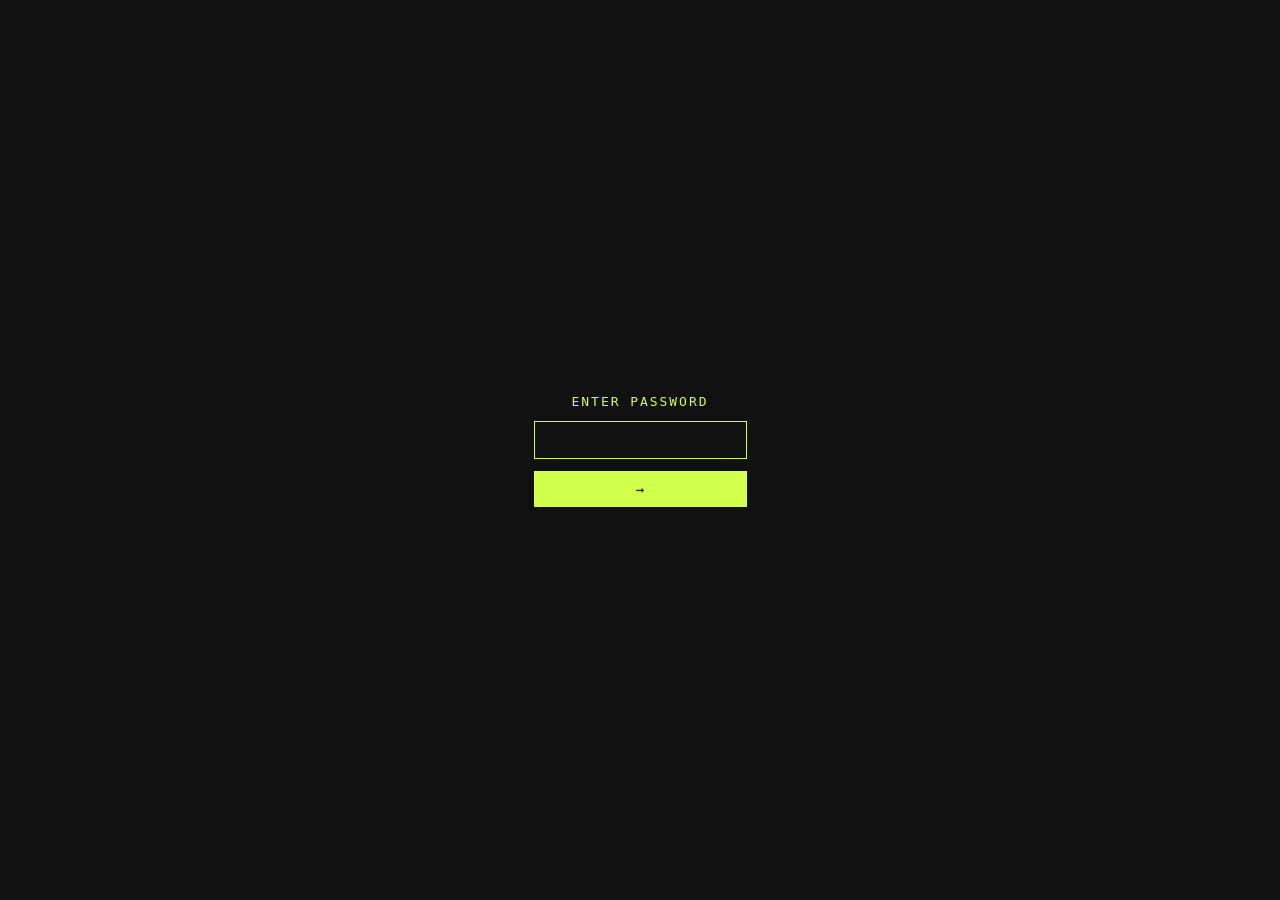
<file: index.html>
<!DOCTYPE html>
<html lang="en">
<head>
  <meta charset="UTF-8" />
  <meta name="viewport" content="width=device-width, initial-scale=1" />
  <title>Ben Mercuri Designs— Enter Password</title>
  <style>
    * { margin: 0; padding: 0; box-sizing: border-box; }
    body {
      background: #111;
      display: flex;
      align-items: center;
      justify-content: center;
      height: 100vh;
      font-family: monospace;
    }
    .gate {
      display: flex;
      flex-direction: column;
      gap: 12px;
      text-align: center;
    }
    p {
      color: #d2ff4a;
      font-size: 13px;
      letter-spacing: .15em;
    }
    input {
      background: transparent;
      border: 1px solid #d2ff4a;
      color: #d2ff4a;
      padding: 10px 16px;
      outline: none;
      text-align: center;
      font-family: monospace;
      font-size: 14px;
    }
    button {
      background: #d2ff4a;
      color: #111;
      border: none;
      padding: 10px;
      cursor: pointer;
      font-family: monospace;
      font-size: 14px;
    }
    .error {
      color: #ff4a4a;
      font-size: 12px;
      letter-spacing: .1em;
      display: none;
    }
  </style>
<link rel="icon" type="image/png" href="assets/favicon.png?v=3" />
<link rel="shortcut icon" type="image/png" href="assets/favicon.png?v=3" />
</head>
<body>
  <div class="gate">
    <p>ENTER PASSWORD</p>
    <input id="pw" type="password" autofocus />
    <button onclick="check()">→</button>
    <span class="error" id="err">INCORRECT</span>
  </div>
  <script>
    // Check if already authenticated
    if (document.cookie.includes('portfolio-auth=true')) {
      window.location.href = '/home.html';
    }

    function check() {
      const val = document.getElementById('pw').value;
      if (val === '2026Portfolio') {
        document.cookie = 'portfolio-auth=true; max-age=604800; path=/';
        window.location.href = '/home.html';
      } else {
        document.getElementById('err').style.display = 'block';
      }
    }

    document.getElementById('pw').addEventListener('keydown', e => {
      if (e.key === 'Enter') check();
    });
  </script>
</body>
</html>
</file>
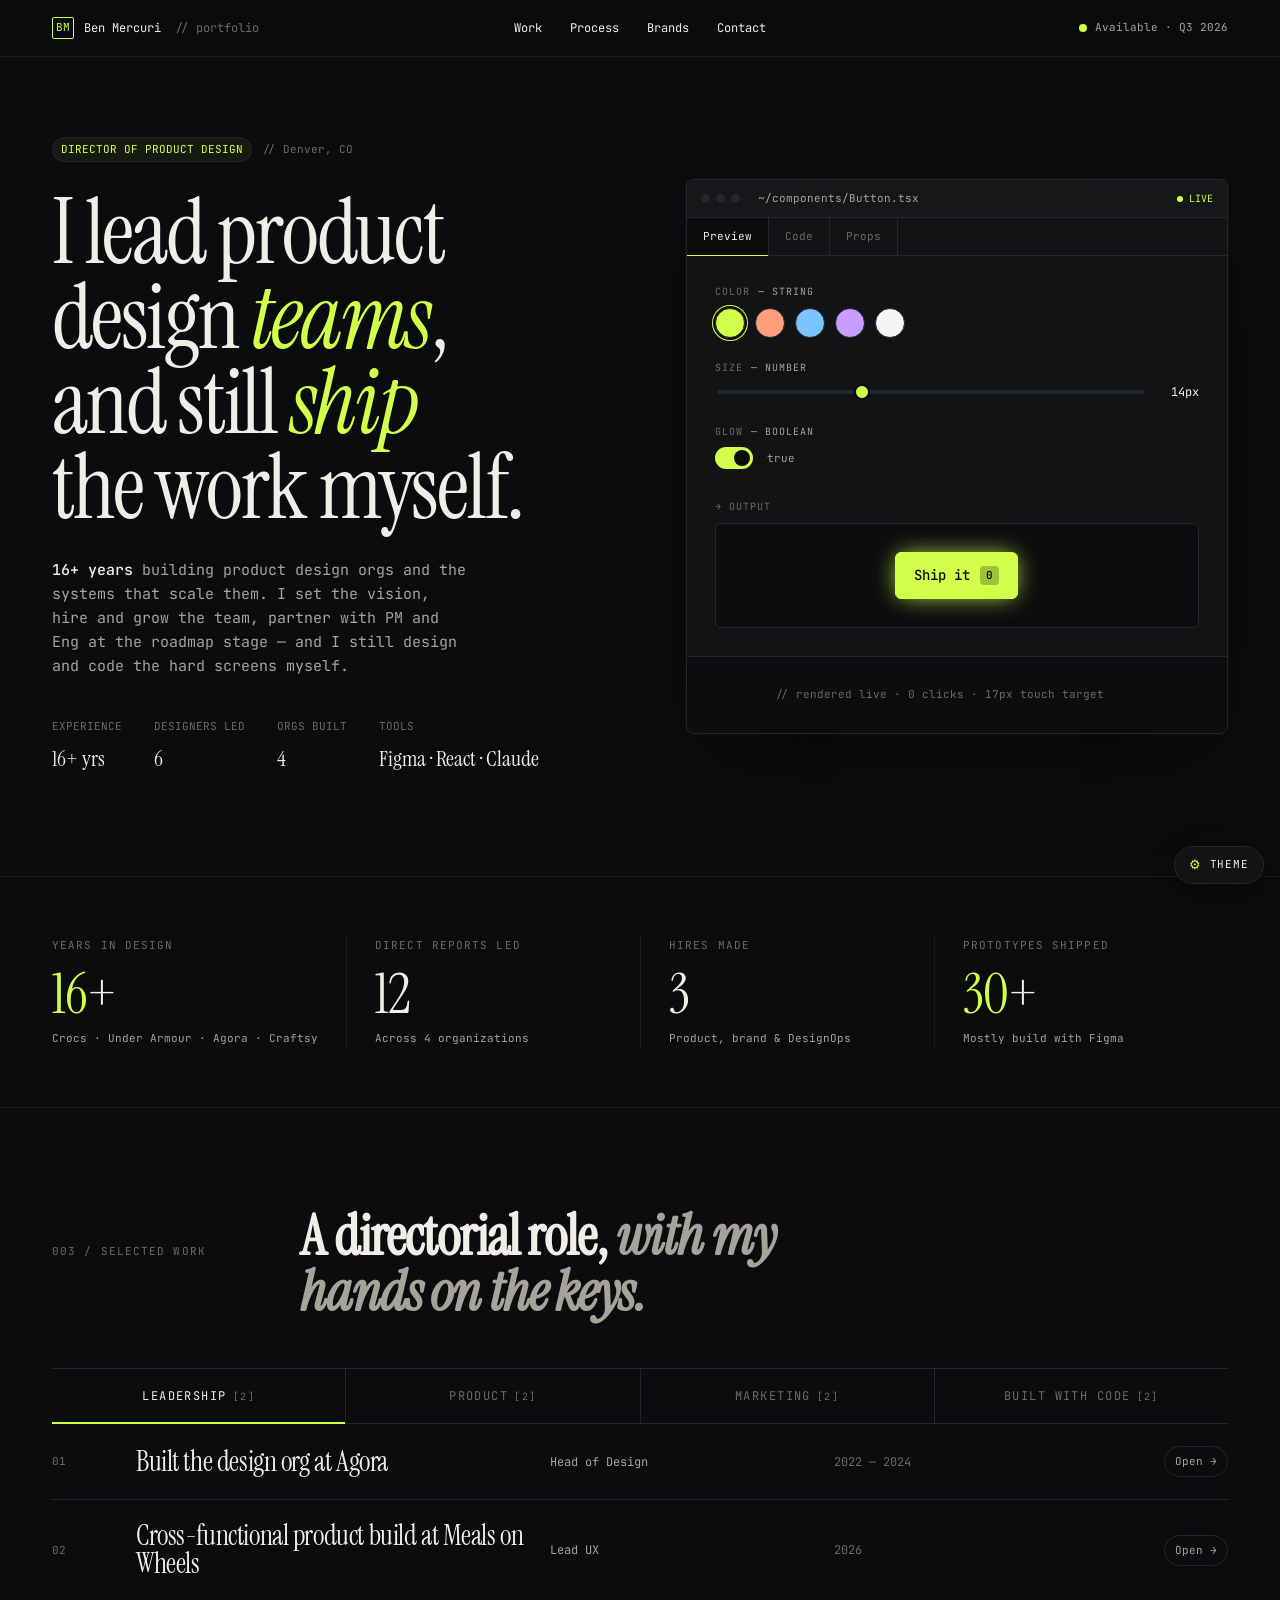
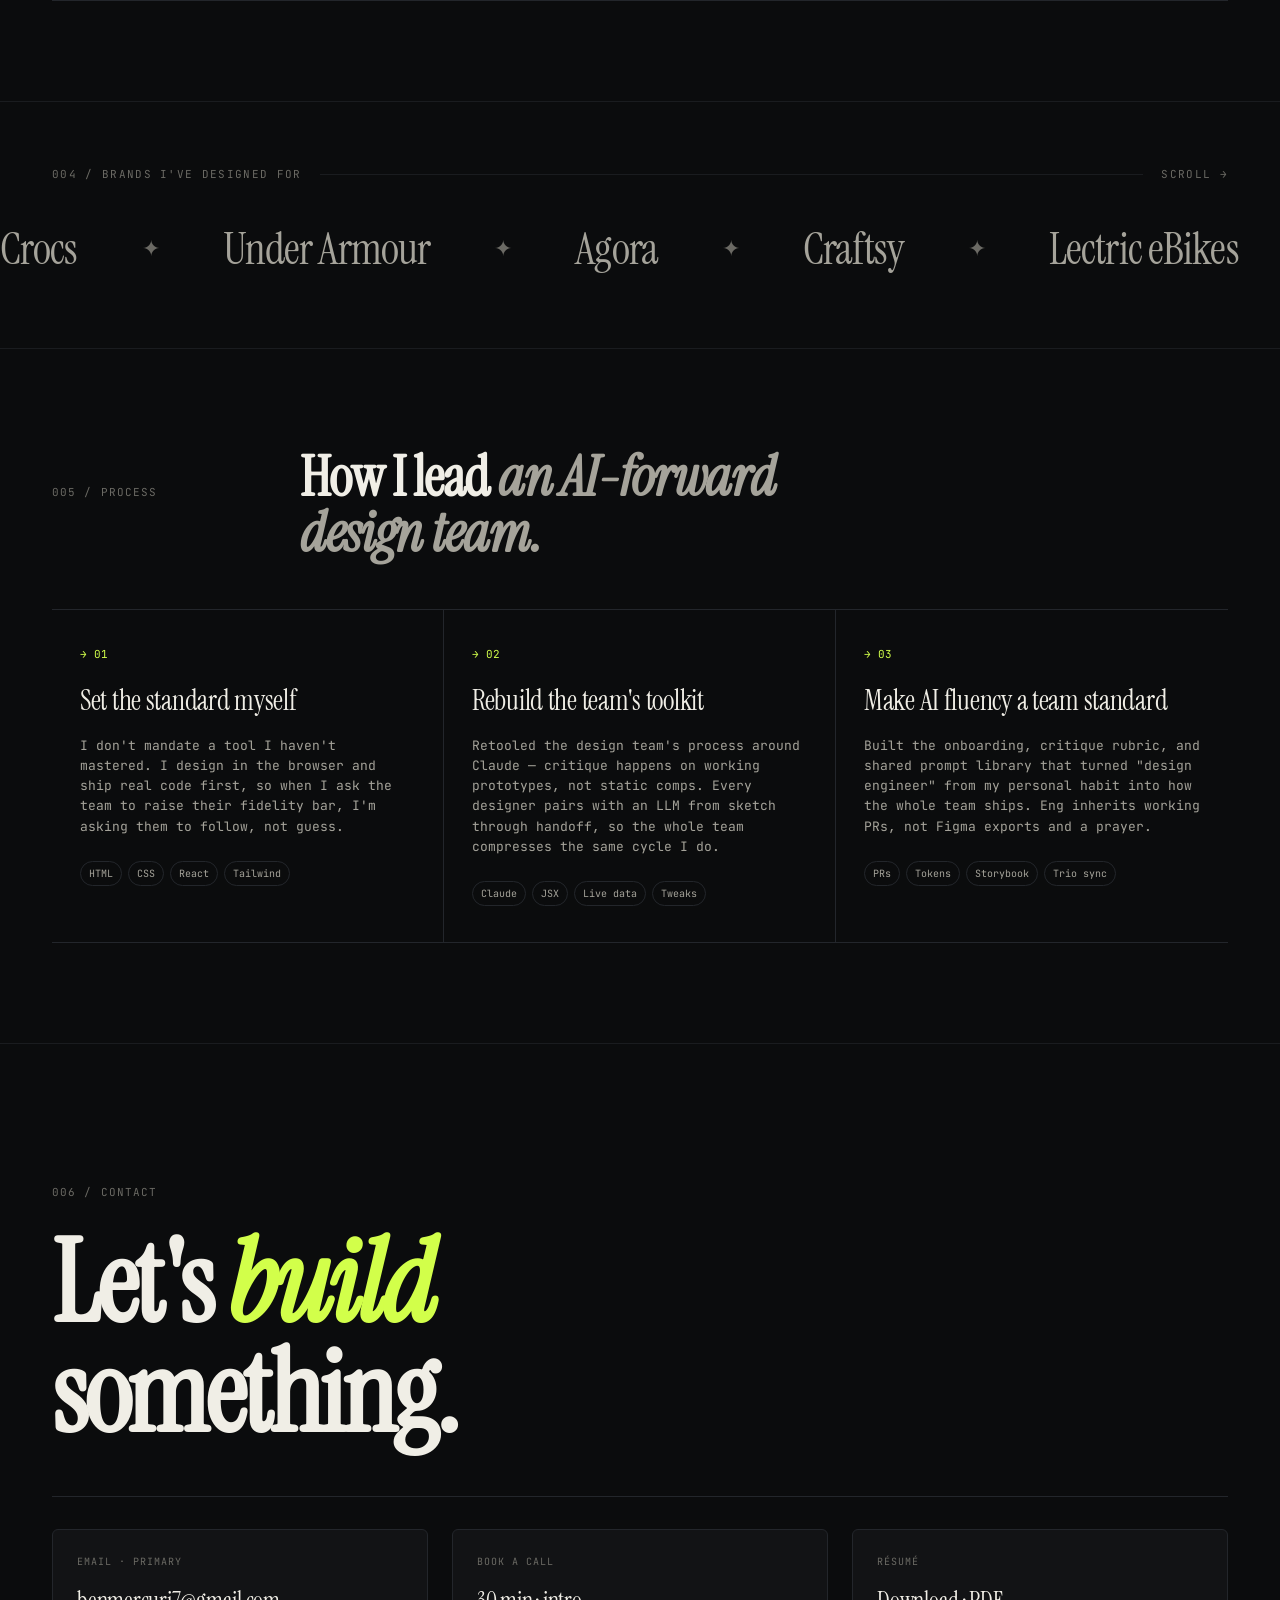
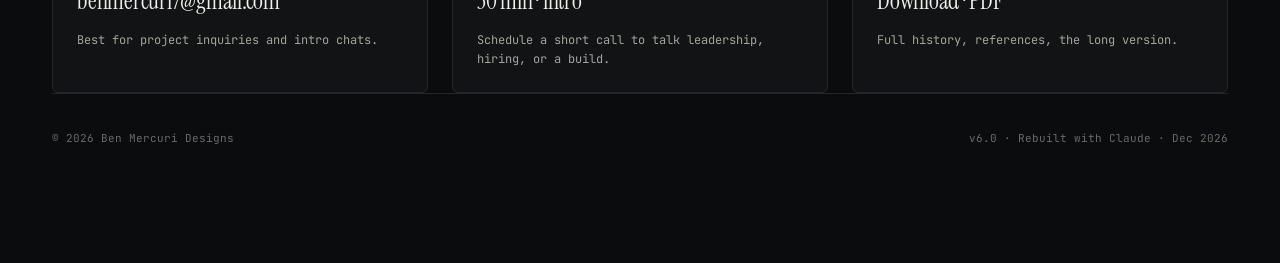
<file: home.html>
<!doctype html>
<html lang="en">
<head>
  <meta charset="utf-8" />
  <meta name="viewport" content="width=device-width, initial-scale=1" />
  <title>Ben Mercuri — Director of Product Design</title>
  <meta name="description" content="Director of Product Design. 16+ years building product design orgs and the systems that scale them. Denver, CO." />
  <link rel="icon" type="image/png" sizes="64x64" href="assets/favicon.png" />
  <link rel="preconnect" href="https://fonts.googleapis.com" />
  <link rel="preconnect" href="https://fonts.gstatic.com" crossorigin />
  <link href="https://fonts.googleapis.com/css2?family=Instrument+Serif:ital@0;1&family=JetBrains+Mono:wght@300;400;500;600&display=swap" rel="stylesheet" />
  <link rel="stylesheet" href="styles.css" />
</head>
<body>

  <!-- ============ NAV ============ -->
  <nav class="nav">
    <div class="wrap nav-inner">
      <div class="nav-brand">
        <span class="mark">BM</span>
        <span>Ben Mercuri</span>
        <span class="muted" style="margin-left:4px">// portfolio</span>
      </div>
      <div class="nav-links">
        <a href="#work">Work</a>
        <a href="#process">Process</a>
        <a href="#brands">Brands</a>
        <a href="#contact">Contact</a>
      </div>
      <div class="nav-status">
        <span class="dot"></span>
        <span>Available · Q3 2026</span>
      </div>
    </div>
  </nav>

  <!-- ============ HERO ============ -->
  <section class="hero">
    <div class="wrap hero-grid">
      <div>
        <div class="eyebrow">
          <span class="tag">DIRECTOR OF PRODUCT DESIGN</span>
          <span class="muted">// Denver, CO</span>
        </div>
        <h1 class="display">
          <span>I lead product</span><br />
          <span>design </span><span class="accent">teams</span><span>,</span><br />
          <span>and still </span><span class="accent">ship</span><br />
          <span>the work myself.</span>
        </h1>
        <p class="hero-lead">
          <b>16+ years</b> building product design orgs and the systems that scale them. I set the vision, hire and grow the team, partner with PM and Eng at the roadmap stage — and I still design and code the hard screens myself.
        </p>
        <div class="hero-meta">
          <div>
            <span class="k">EXPERIENCE</span>
            <span class="v">16+ yrs</span>
          </div>
          <div>
            <span class="k">DESIGNERS LED</span>
            <span class="v">6</span>
          </div>
          <div>
            <span class="k">ORGS BUILT</span>
            <span class="v">4</span>
          </div>
          <div>
            <span class="k">TOOLS</span>
            <span class="v">Figma · React · Claude</span>
          </div>
        </div>
      </div>

      <!-- Playground (right side) -->
      <div class="playground" id="playground">
        <div class="pg-bar">
          <div class="dots"><i></i><i></i><i></i></div>
          <span class="file">~/components/Button.tsx</span>
          <span class="live"><span class="dot" style="width:6px;height:6px"></span> LIVE</span>
        </div>

        <div class="pg-tabs" id="pg-tabs">
          <button class="on" data-pg-tab="preview">Preview</button>
          <button data-pg-tab="code">Code</button>
          <button data-pg-tab="props">Props</button>
        </div>

        <!-- Preview panel -->
        <div class="pg-body" data-pg-panel="preview">
          <div class="pg-row">
            <span class="pg-label">color <span class="prop">— string</span></span>
            <div class="swatches" id="swatches"></div>
          </div>

          <div class="pg-row">
            <span class="pg-label">size <span class="prop">— number</span></span>
            <div class="slider-wrap">
              <input type="range" min="11" max="20" step="1" value="14" class="slider" id="size-slider" />
              <span class="slider-val" id="size-val">14px</span>
            </div>
          </div>

          <div class="pg-row">
            <span class="pg-label">glow <span class="prop">— boolean</span></span>
            <div class="toggle-row">
              <div class="toggle on" id="glow-toggle" role="switch" aria-checked="true"></div>
              <span class="tiny dim" id="glow-val">true</span>
            </div>
          </div>

          <div class="pg-row" style="margin-top:8px">
            <span class="pg-label">→ output</span>
            <div class="demo-stage">
              <button class="demo-btn" id="demo-btn">
                <span>Ship it</span>
                <span class="count" id="demo-count">0</span>
              </button>
            </div>
          </div>
        </div>

        <!-- Code panel -->
        <div class="pg-body" data-pg-panel="code" style="padding-top:18px; display:none">
          <pre class="pg-pre" id="pg-code-pre"></pre>
          <div class="tiny muted" style="margin-top:8px">
            // every control above is bound. shipped as a real component to design system.
          </div>
        </div>

        <!-- Props panel -->
        <div class="pg-body" data-pg-panel="props" style="padding-top:18px; font-size:12px; display:none">
          <table class="pg-table">
            <thead>
              <tr>
                <th>Name</th>
                <th>Type</th>
                <th>Default</th>
              </tr>
            </thead>
            <tbody>
              <tr><td class="accent">color</td><td>string</td><td class="fg">#d2ff4a</td></tr>
              <tr><td class="accent">size</td><td>number</td><td class="fg">14</td></tr>
              <tr><td class="accent">glow</td><td>boolean</td><td class="fg">true</td></tr>
              <tr><td class="accent">onClick</td><td>() =&gt; void</td><td class="fg">—</td></tr>
              <tr><td class="accent">children</td><td>ReactNode</td><td class="fg">—</td></tr>
            </tbody>
          </table>
        </div>

        <div class="pg-code">
          <span class="c" id="pg-code-strip">// rendered live · 0 clicks · 17px touch target</span>
        </div>
      </div>
    </div>
  </section>

  <!-- ============ STATS ============ -->
  <section class="stats">
    <div class="wrap stats-grid">
      <div class="stat">
        <div class="k">Years in design</div>
        <div class="v"><span class="accent">16</span>+</div>
        <div class="sub">Crocs · Under Armour · Agora · Craftsy</div>
      </div>
      <div class="stat">
        <div class="k">Direct reports led</div>
        <div class="v">12</div>
        <div class="sub">Across 4 organizations</div>
      </div>
      <div class="stat">
        <div class="k">Hires made</div>
        <div class="v">3</div>
        <div class="sub">Product, brand &amp; DesignOps</div>
      </div>
      <div class="stat">
        <div class="k">Prototypes shipped</div>
        <div class="v"><span class="accent">30</span>+</div>
        <div class="sub">Mostly build with Figma</div>
      </div>
    </div>
  </section>

  <!-- ============ WORK ============ -->
  <section id="work" class="section">
    <div class="wrap">
      <div class="section-head">
        <div class="section-num">003 / Selected work</div>
        <h2 class="section-title">A directorial role, <span class="italic">with my hands on the keys.</span></h2>
      </div>
    </div>
    <div class="wrap">
      <div id="work-mount"></div>
    </div>
  </section>

  <!-- ============ BRANDS ============ -->
  <section id="brands" class="brands">
    <div class="wrap">
      <div class="brands-head">
        <span>004 / Brands I've designed for</span>
        <span class="line"></span>
        <span>scroll →</span>
      </div>
    </div>
    <div class="marquee" id="marquee">
      <!-- Populated by script.js -->
    </div>
  </section>

  <!-- ============ PROCESS ============ -->
  <section id="process" class="section">
    <div class="wrap">
      <div class="section-head">
        <div class="section-num">005 / Process</div>
        <h2 class="section-title">How I lead <span class="italic">an AI-forward design team.</span></h2>
      </div>
      <div class="process-grid">
        <div class="process-step">
          <div class="step-num">→ 01</div>
          <h3>Set the standard myself</h3>
          <p>I don't mandate a tool I haven't mastered. I design in the browser and ship real code first, so when I ask the team to raise their fidelity bar, I'm asking them to follow, not guess.</p>
          <div class="tools">
            <span class="tool">HTML</span>
            <span class="tool">CSS</span>
            <span class="tool">React</span>
            <span class="tool">Tailwind</span>
          </div>
        </div>
        <div class="process-step">
          <div class="step-num">→ 02</div>
          <h3>Rebuild the team's toolkit</h3>
          <p>Retooled the design team's process around Claude — critique happens on working prototypes, not static comps. Every designer pairs with an LLM from sketch through handoff, so the whole team compresses the same cycle I do.</p>
          <div class="tools">
            <span class="tool">Claude</span>
            <span class="tool">JSX</span>
            <span class="tool">Live data</span>
            <span class="tool">Tweaks</span>
          </div>
        </div>
        <div class="process-step">
          <div class="step-num">→ 03</div>
          <h3>Make AI fluency a team standard</h3>
          <p>Built the onboarding, critique rubric, and shared prompt library that turned "design engineer" from my personal habit into how the whole team ships. Eng inherits working PRs, not Figma exports and a prayer.</p>
          <div class="tools">
            <span class="tool">PRs</span>
            <span class="tool">Tokens</span>
            <span class="tool">Storybook</span>
            <span class="tool">Trio sync</span>
          </div>
        </div>
      </div>
    </div>
  </section>

  <!-- ============ CONTACT ============ -->
  <section id="contact" class="contact">
    <div class="wrap">
      <div class="section-num" style="margin-bottom:28px">006 / Contact</div>
      <h2>
        Let's <span class="accent">build</span><br />
        something.
      </h2>
      <div class="contact-grid">
        <a class="contact-card" href="mailto:benmercuri7@gmail.com">
          <span class="k">EMAIL · primary</span>
          <span class="v">benmercuri7@gmail.com</span>
          <span class="sub">Best for project inquiries and intro chats.</span>
        </a>
        <a class="contact-card" href="https://www.linkedin.com/in/ben-mercuri-6253b41b/" target="_blank" rel="noreferrer">
          <span class="k">BOOK A CALL</span>
          <span class="v">30 min · intro</span>
          <span class="sub">Schedule a short call to talk leadership, hiring, or a build.</span>
        </a>
        <a class="contact-card" href="#" onclick="event.preventDefault()">
          <span class="k">RÉSUMÉ</span>
          <span class="v">Download · PDF</span>
          <span class="sub">Full history, references, the long version.</span>
        </a>
      </div>
    </div>
    <div class="wrap">
      <footer>
        <span>© 2026 Ben Mercuri Designs</span>
        <span>v6.0 · Rebuilt with Claude · <span id="footer-date"></span></span>
      </footer>
    </div>
  </section>

  <!-- ============ TWEAKS PANEL (Theme switcher) ============ -->
  <div id="tweaks-panel" class="twk-panel" hidden>
    <div class="twk-hd" id="twk-drag-handle">
      <b>Tweaks</b>
      <button class="twk-x" id="twk-close" aria-label="Close tweaks">✕</button>
    </div>
    <div class="twk-body">
      <div class="twk-sect">Theme</div>
      <div class="theme-grid" id="theme-grid"></div>
      <div class="twk-note">
        Each palette swaps background, line, foreground and accent tokens. The site adapts in place — no reload.
      </div>
    </div>
  </div>

  <!-- Floating button to open tweaks panel -->
  <button id="tweaks-toggle" class="tweaks-toggle" aria-label="Open theme tweaks">
    <span>⚙</span>
    <span>Theme</span>
  </button>

  <script src="script.js"></script>
</body>
</html>
</file>
<file: styles.css>
/* ====================================================================
   Portfolio — Ben Mercuri
   Dark mode · monospace · editorial
   Webflow-friendly: flat class names map cleanly to the Designer.
   ==================================================================== */

:root {
  /* Theme tokens — overridden in script.js when the user picks a palette */
  --bg:        #0b0c0d;
  --bg-elev:   #121315;
  --bg-card:   #16181b;
  --line:      #23262b;
  --line-soft: #1a1c1f;
  --fg:        #f0eee6;
  --fg-dim:    #a5a39a;
  --fg-muted:  #6b6a64;
  --accent:    #d2ff4a;
  --accent-ink:#0b0c0d;
  --warn:      #ff9e7c;

  --serif: "Instrument Serif", "Newsreader", ui-serif, Georgia, serif;
  --mono:  "JetBrains Mono", ui-monospace, SFMono-Regular, Menlo, monospace;

  --max: 1240px;
  --gutter: 32px;
}

* { box-sizing: border-box; }
html, body { margin: 0; padding: 0; }

html {
  background: var(--bg);
  color: var(--fg);
  font-family: var(--mono);
  font-size: 14px;
  line-height: 1.55;
  -webkit-font-smoothing: antialiased;
  text-rendering: optimizeLegibility;
}

body {
  min-height: 100vh;
  overflow-x: hidden;
}

a { color: inherit; text-decoration: none; }
button { font: inherit; color: inherit; background: none; border: none; cursor: pointer; padding: 0; }
img { display: block; max-width: 100%; }

::selection { background: var(--accent); color: var(--accent-ink); }

/* ----- type ----- */
.serif { font-family: var(--serif); font-weight: 400; letter-spacing: -0.01em; }
.italic { font-style: italic; }
.mono  { font-family: var(--mono); }
.upper { text-transform: uppercase; letter-spacing: 0.12em; }
.dim   { color: var(--fg-dim); }
.muted { color: var(--fg-muted); }
.tiny  { font-size: 11px; }
.fg    { color: var(--fg); }

/* ----- layout ----- */
.wrap {
  max-width: var(--max);
  margin: 0 auto;
  padding: 0 var(--gutter);
}

.rule { height: 1px; background: var(--line); width: 100%; }
section { position: relative; }

/* ----- nav ----- */
.nav {
  position: sticky;
  top: 0;
  z-index: 50;
  background: color-mix(in oklab, var(--bg) 86%, transparent);
  backdrop-filter: blur(14px);
  -webkit-backdrop-filter: blur(14px);
  border-bottom: 1px solid var(--line-soft);
}
.nav-inner {
  display: grid;
  grid-template-columns: 1fr auto 1fr;
  align-items: center;
  height: 56px;
  gap: 24px;
}
.nav-brand {
  display: flex; align-items: center; gap: 10px;
  font-size: 12px;
}
.nav-brand .mark {
  width: 22px; height: 22px;
  border: 1px solid var(--accent);
  display: grid; place-items: center;
  color: var(--accent);
  font-size: 11px;
  font-family: var(--mono);
  border-radius: 2px;
}
.nav-links {
  display: flex; gap: 28px; justify-content: center;
  font-size: 12px;
}
.nav-links a { position: relative; padding: 4px 0; }
.nav-links a::after {
  content: ""; position: absolute; left: 0; right: 0; bottom: -2px;
  height: 1px; background: var(--accent);
  transform: scaleX(0); transform-origin: left;
  transition: transform .25s ease;
}
.nav-links a:hover::after { transform: scaleX(1); }

.nav-status {
  justify-self: end;
  display: flex; align-items: center; gap: 8px;
  font-size: 11px; color: var(--fg-dim);
}
.dot {
  width: 8px; height: 8px; border-radius: 50%;
  background: var(--accent);
  box-shadow: 0 0 0 0 var(--accent);
  animation: pulse 2.4s ease-out infinite;
}
@keyframes pulse {
  0%   { box-shadow: 0 0 0 0 color-mix(in oklab, var(--accent) 60%, transparent); }
  70%  { box-shadow: 0 0 0 10px color-mix(in oklab, var(--accent) 0%, transparent); }
  100% { box-shadow: 0 0 0 0 color-mix(in oklab, var(--accent) 0%, transparent); }
}

/* ----- hero ----- */
.hero {
  padding: 80px 0 100px;
  border-bottom: 1px solid var(--line-soft);
  position: relative;
  overflow: hidden;
}
.hero::before {
  content: "";
  position: absolute; inset: 0;
  background-image:
    linear-gradient(to right, color-mix(in oklab, var(--fg) 4%, transparent) 1px, transparent 1px);
  background-size: 80px 100%;
  opacity: .35;
  mask-image: radial-gradient(ellipse at 30% 50%, black 0%, transparent 80%);
  pointer-events: none;
}
.hero-grid {
  display: grid;
  grid-template-columns: 1.05fr 1fr;
  gap: 64px;
  align-items: center;
  position: relative;
  z-index: 1;
}
.eyebrow {
  font-size: 11px;
  color: var(--fg-dim);
  display: inline-flex;
  align-items: center;
  gap: 10px;
  margin-bottom: 28px;
}
.eyebrow .tag {
  border: 1px solid var(--line);
  padding: 3px 8px;
  border-radius: 999px;
  color: var(--accent);
  background: color-mix(in oklab, var(--accent) 6%, transparent);
}

h1.display {
  font-family: var(--serif);
  font-weight: 400;
  font-size: clamp(56px, 7vw, 104px);
  line-height: 0.95;
  letter-spacing: -0.025em;
  margin: 0 0 28px;
  color: var(--fg);
}
h1.display .light { color: var(--fg-dim); }
h1.display .accent { color: var(--accent); font-style: italic; }

.hero-lead {
  font-size: 15px;
  max-width: 46ch;
  color: var(--fg-dim);
  margin: 0 0 40px;
  line-height: 1.6;
}
.hero-lead b { color: var(--fg); font-weight: 500; }

.hero-meta {
  display: flex;
  gap: 32px;
  margin-top: 36px;
  font-size: 11px;
}
.hero-meta .k { color: var(--fg-muted); display: block; margin-bottom: 6px; }
.hero-meta .v { font-family: var(--serif); font-size: 22px; color: var(--fg); }

/* ----- playground ----- */
.playground {
  background: var(--bg-elev);
  border: 1px solid var(--line);
  border-radius: 8px;
  overflow: hidden;
  box-shadow: 0 30px 80px -30px rgba(0,0,0,.6), 0 0 0 1px rgba(255,255,255,.02);
}
.pg-bar {
  display: flex;
  align-items: center;
  gap: 10px;
  padding: 10px 14px;
  border-bottom: 1px solid var(--line);
  background: color-mix(in oklab, var(--bg-card) 80%, transparent);
}
.pg-bar .dots { display: flex; gap: 6px; }
.pg-bar .dots i {
  width: 9px; height: 9px; border-radius: 50%;
  background: var(--line);
  display: block;
}
.pg-bar .file { font-size: 11px; color: var(--fg-dim); margin-left: 8px; }
.pg-bar .live {
  margin-left: auto;
  font-size: 10px;
  color: var(--accent);
  display: flex; align-items: center; gap: 6px;
}
.pg-tabs {
  display: flex;
  border-bottom: 1px solid var(--line);
  font-size: 11px;
}
.pg-tabs button {
  padding: 10px 16px;
  color: var(--fg-muted);
  border-right: 1px solid var(--line);
  position: relative;
}
.pg-tabs button.on { color: var(--fg); background: var(--bg); }
.pg-tabs button.on::after {
  content: ""; position: absolute; left: 0; right: 0; bottom: -1px; height: 1px;
  background: var(--accent);
}

.pg-body { padding: 28px; min-height: 320px; display: flex; flex-direction: column; gap: 22px; }
.pg-row { display: flex; flex-direction: column; gap: 8px; }
.pg-label {
  font-size: 10px;
  color: var(--fg-muted);
  text-transform: uppercase;
  letter-spacing: 0.1em;
  display: flex; align-items: center; gap: 8px;
}
.pg-label .prop { color: var(--fg-dim); }

.swatches { display: flex; gap: 10px; }
.swatch {
  width: 30px; height: 30px;
  border-radius: 50%;
  border: 1px solid var(--line);
  cursor: pointer;
  position: relative;
  transition: transform .15s ease;
}
.swatch:hover { transform: scale(1.08); }
.swatch.on { box-shadow: 0 0 0 2px var(--bg), 0 0 0 3px var(--accent); }

.demo-stage {
  padding: 28px;
  background: var(--bg);
  border: 1px solid var(--line);
  border-radius: 6px;
  display: flex; justify-content: center; align-items: center;
}
.demo-btn {
  background: var(--accent);
  color: var(--accent-ink);
  padding: 12px 18px;
  border-radius: 6px;
  font-family: var(--mono);
  font-size: 14px;
  font-weight: 500;
  border: 1px solid color-mix(in oklab, var(--accent) 80%, black);
  cursor: pointer;
  display: inline-flex;
  align-items: center;
  gap: 10px;
  transition: transform .12s ease;
  box-shadow: 0 0 24px -4px var(--accent);
}
.demo-btn:active { transform: translateY(1px); }
.demo-btn .count {
  background: color-mix(in oklab, var(--accent-ink) 25%, transparent);
  padding: 1px 6px;
  border-radius: 4px;
  font-size: 11px;
}

.slider-wrap { display: flex; align-items: center; gap: 14px; }
.slider {
  flex: 1;
  appearance: none;
  -webkit-appearance: none;
  height: 4px;
  background: var(--line);
  border-radius: 2px;
  outline: none;
}
.slider::-webkit-slider-thumb {
  appearance: none;
  -webkit-appearance: none;
  width: 16px; height: 16px;
  border-radius: 50%;
  background: var(--accent);
  cursor: pointer;
  border: 2px solid var(--bg);
}
.slider::-moz-range-thumb {
  width: 16px; height: 16px;
  border-radius: 50%;
  background: var(--accent);
  cursor: pointer;
  border: 2px solid var(--bg);
}
.slider-val { font-size: 12px; color: var(--fg); min-width: 38px; text-align: right; }

.toggle {
  width: 38px; height: 22px;
  background: var(--line);
  border-radius: 999px;
  position: relative;
  cursor: pointer;
  transition: background .2s ease;
}
.toggle.on { background: var(--accent); }
.toggle::after {
  content: ""; position: absolute;
  top: 3px; left: 3px;
  width: 16px; height: 16px;
  background: var(--fg);
  border-radius: 50%;
  transition: transform .2s ease, background .2s ease;
}
.toggle.on::after { transform: translateX(16px); background: var(--accent-ink); }
.toggle-row { display: flex; align-items: center; gap: 14px; }

.pg-code {
  border-top: 1px solid var(--line);
  padding: 12px 18px;
  background: color-mix(in oklab, var(--bg) 80%, transparent);
  font-size: 11px;
  color: var(--fg-dim);
  white-space: pre;
  overflow-x: auto;
}
.pg-code .k { color: var(--accent); }
.pg-code .s { color: #f5b478; }
.pg-code .c { color: var(--fg-muted); }

.pg-pre {
  margin: 0;
  font-family: var(--mono);
  font-size: 12px;
  color: var(--fg-dim);
  line-height: 1.7;
  white-space: pre-wrap;
}
.pg-pre .at { color: var(--accent); }
.pg-pre .st { color: #f5b478; }

.pg-table {
  width: 100%;
  border-collapse: collapse;
}
.pg-table thead th {
  color: var(--fg-muted);
  text-align: left;
  font-size: 10px;
  text-transform: uppercase;
  letter-spacing: .1em;
  padding: 8px 0;
  border-bottom: 1px solid var(--line);
  font-weight: 400;
}
.pg-table tbody td {
  padding: 10px 0;
  border-bottom: 1px solid var(--line-soft);
  color: var(--fg-dim);
}
.pg-table tbody td.accent { color: var(--accent); }

/* ----- stats strip ----- */
.stats {
  padding: 60px 0;
  border-bottom: 1px solid var(--line-soft);
}
.stats-grid {
  display: grid;
  grid-template-columns: repeat(4, 1fr);
  gap: 0;
}
.stat {
  padding: 0 28px;
  border-left: 1px solid var(--line-soft);
}
.stat:first-child { border-left: none; padding-left: 0; }
.stat .k {
  font-size: 11px;
  color: var(--fg-muted);
  text-transform: uppercase;
  letter-spacing: 0.1em;
  margin-bottom: 12px;
}
.stat .v {
  font-family: var(--serif);
  font-size: 56px;
  line-height: 1;
  color: var(--fg);
  margin-bottom: 8px;
  letter-spacing: -0.02em;
}
.stat .v .accent { color: var(--accent); }
.stat .sub { font-size: 11px; color: var(--fg-dim); }

/* ----- section heading ----- */
.section {
  padding: 100px 0;
  border-bottom: 1px solid var(--line-soft);
}
.section-head {
  display: grid;
  grid-template-columns: 200px 1fr;
  gap: 48px;
  margin-bottom: 48px;
  align-items: baseline;
}
.section-num {
  font-size: 11px;
  color: var(--fg-muted);
  text-transform: uppercase;
  letter-spacing: 0.1em;
}
.section-title {
  font-family: var(--serif);
  font-size: clamp(36px, 4.5vw, 56px);
  line-height: 1;
  letter-spacing: -0.02em;
  margin: 0;
  max-width: 22ch;
}
.section-title .italic { font-style: italic; color: var(--fg-dim); }

/* ----- work tabs ----- */
.work-tabs {
  display: flex;
  border-top: 1px solid var(--line);
  border-bottom: 1px solid var(--line);
  margin-bottom: 0;
}
.work-tabs button {
  flex: 1;
  padding: 18px 0;
  font-size: 12px;
  color: var(--fg-muted);
  text-transform: uppercase;
  letter-spacing: 0.12em;
  position: relative;
  border-right: 1px solid var(--line);
  text-align: center;
  transition: color .2s ease;
}
.work-tabs button:last-child { border-right: none; }
.work-tabs button:hover { color: var(--fg-dim); }
.work-tabs button.on { color: var(--fg); }
.work-tabs button.on::after {
  content: ""; position: absolute;
  left: 0; right: 0; bottom: -1px; height: 2px;
  background: var(--accent);
}
.work-tabs .count {
  font-size: 10px;
  color: var(--fg-muted);
  margin-left: 6px;
  font-family: var(--mono);
}

.work-list { display: flex; flex-direction: column; }
.work-item {
  border-bottom: 1px solid var(--line);
  transition: background .2s ease;
}
.work-row {
  display: grid;
  grid-template-columns: 60px 1.5fr 1fr 1fr 110px;
  gap: 24px;
  padding: 22px 0;
  align-items: center;
  cursor: pointer;
  transition: padding-left .2s ease;
}
.work-row:hover { padding-left: 12px; }
.work-row .idx { color: var(--fg-muted); font-size: 11px; }
.work-row .title {
  font-family: var(--serif);
  font-size: 28px;
  letter-spacing: -0.015em;
  line-height: 1;
}
.work-row .role { font-size: 12px; color: var(--fg-dim); }
.work-row .meta { font-size: 12px; color: var(--fg-muted); }
.work-row .toggle-pill {
  justify-self: end;
  font-size: 11px;
  color: var(--fg-dim);
  border: 1px solid var(--line);
  padding: 6px 10px;
  border-radius: 999px;
  display: inline-flex;
  align-items: center;
  gap: 6px;
}
.work-item.open .toggle-pill { color: var(--accent); border-color: var(--accent); }
.work-item.open .work-row .title { color: var(--accent); }

.work-detail {
  display: grid;
  grid-template-columns: 60px 1fr;
  gap: 24px;
  padding: 0 0 48px;
  overflow: hidden;
}
.work-detail-inner {
  display: grid;
  grid-template-columns: 1.1fr 1fr;
  gap: 48px;
  align-items: start;
}
.work-screens { display: grid; gap: 18px; }
.work-screens .frame {
  border: 1px solid var(--line);
  border-radius: 6px;
  overflow: hidden;
  background: var(--bg-card);
  position: relative;
}
.work-screens .frame img { width: 100%; display: block; }
.work-screens .frame .label {
  position: absolute;
  top: 10px; left: 12px;
  font-size: 10px;
  background: color-mix(in oklab, var(--bg) 80%, transparent);
  padding: 4px 8px;
  border-radius: 4px;
  color: var(--fg-dim);
  border: 1px solid var(--line);
}
.work-screens .frame.placeholder {
  aspect-ratio: 16/10;
  display: grid;
  place-items: center;
  background-image: repeating-linear-gradient(45deg, var(--bg-card) 0 10px, var(--bg-elev) 10px 20px);
}
.work-narrative h4 {
  font-family: var(--serif);
  font-size: 22px;
  margin: 0 0 16px;
  letter-spacing: -0.01em;
  font-weight: 400;
}
.work-narrative p { color: var(--fg-dim); font-size: 13px; margin: 0 0 14px; max-width: 50ch; }
.work-narrative .kvs {
  margin-top: 24px;
  display: grid;
  grid-template-columns: repeat(2, 1fr);
  gap: 18px 24px;
  border-top: 1px solid var(--line);
  padding-top: 22px;
}
.work-narrative .kvs .k { font-size: 10px; color: var(--fg-muted); text-transform: uppercase; letter-spacing: 0.1em; margin-bottom: 4px; }
.work-narrative .kvs .v { font-size: 13px; color: var(--fg); }
.work-narrative .links {
  display: flex; flex-wrap: wrap;
  gap: 14px;
  margin-top: 26px;
}
.work-narrative .link {
  font-size: 12px;
  color: var(--fg-dim);
  border: 1px solid var(--line);
  padding: 4px 8px;
  border-radius: 999px;
}

.code-panel {
  background: #0a0b0c;
  border: 1px solid var(--line);
  border-radius: 6px;
  padding: 18px;
  font-size: 11.5px;
  line-height: 1.7;
  overflow-x: auto;
  font-family: var(--mono);
}
.code-panel .code-head {
  display: flex; justify-content: space-between;
  color: var(--fg-muted); font-size: 10px;
  margin-bottom: 12px;
  padding-bottom: 10px; border-bottom: 1px solid var(--line);
  text-transform: uppercase; letter-spacing: .1em;
}
.code-panel .code-line { display: flex; }
.code-panel .ln { color: var(--fg-muted); padding-right: 12px; user-select: none; }
.code-panel .kw { color: #d8b8ff; }
.code-panel .fn { color: #8de1ff; }
.code-panel .st { color: #f5b478; }
.code-panel .cm { color: var(--fg-muted); font-style: italic; }
.code-panel .at { color: var(--accent); }
.code-panel .tg { color: #ff9ec6; }

/* ----- brands marquee ----- */
.brands {
  padding: 64px 0;
  border-bottom: 1px solid var(--line-soft);
  overflow: hidden;
}
.brands-head {
  font-size: 11px;
  color: var(--fg-muted);
  text-transform: uppercase;
  letter-spacing: 0.12em;
  margin-bottom: 32px;
  display: flex;
  align-items: center;
  gap: 18px;
}
.brands-head .line { flex: 1; height: 1px; background: var(--line-soft); }
.marquee {
  display: flex;
  gap: 64px;
  align-items: center;
  white-space: nowrap;
  animation: marquee 40s linear infinite;
  font-family: var(--serif);
  font-size: 44px;
  letter-spacing: -0.02em;
  color: var(--fg-dim);
  width: max-content;
}
.marquee .sep { color: var(--fg-muted); font-size: 22px; font-family: var(--mono); }
.marquee .brand { transition: color .3s ease; }
.marquee .brand:hover { color: var(--fg); }
@keyframes marquee {
  from { transform: translateX(0); }
  to   { transform: translateX(-50%); }
}

/* ----- process ----- */
.process-grid {
  display: grid;
  grid-template-columns: repeat(3, 1fr);
  gap: 0;
  border-top: 1px solid var(--line);
}
.process-step {
  padding: 36px 28px;
  border-right: 1px solid var(--line);
  border-bottom: 1px solid var(--line);
  position: relative;
}
.process-step:last-child { border-right: none; }
.process-step .step-num {
  font-size: 11px;
  color: var(--accent);
  margin-bottom: 16px;
}
.process-step h3 {
  font-family: var(--serif);
  font-size: 28px;
  margin: 0 0 14px;
  letter-spacing: -0.01em;
  font-weight: 400;
}
.process-step p { font-size: 13px; color: var(--fg-dim); margin: 0 0 18px; }
.process-step .tools {
  display: flex; flex-wrap: wrap; gap: 6px;
  margin-top: 24px;
}
.process-step .tool {
  font-size: 10px;
  color: var(--fg-dim);
  border: 1px solid var(--line);
  padding: 4px 8px;
  border-radius: 999px;
}

/* ----- contact ----- */
.contact {
  padding: 140px 0 80px;
  text-align: left;
}
.contact h2 {
  font-family: var(--serif);
  font-size: clamp(60px, 9vw, 140px);
  line-height: 0.95;
  letter-spacing: -0.03em;
  margin: 0 0 48px;
  max-width: 14ch;
}
.contact h2 .accent { color: var(--accent); font-style: italic; }
.contact-grid {
  display: grid;
  grid-template-columns: 1fr 1fr 1fr;
  gap: 24px;
  border-top: 1px solid var(--line);
  padding-top: 32px;
}
.contact-card {
  border: 1px solid var(--line);
  padding: 24px;
  border-radius: 6px;
  background: var(--bg-elev);
  display: flex;
  flex-direction: column;
  gap: 8px;
  transition: border-color .2s ease, transform .2s ease;
}
.contact-card:hover { border-color: var(--accent); transform: translateY(-2px); }
.contact-card .k { font-size: 10px; color: var(--fg-muted); text-transform: uppercase; letter-spacing: 0.1em; }
.contact-card .v {
  font-family: var(--serif);
  font-size: 24px;
  letter-spacing: -0.01em;
  margin: 4px 0;
}
.contact-card .sub { font-size: 12px; color: var(--fg-dim); }

footer {
  padding: 36px 0;
  border-top: 1px solid var(--line);
  display: flex;
  justify-content: space-between;
  font-size: 11px;
  color: var(--fg-muted);
}

/* ====================================================================
   Tweaks panel — floating theme switcher
   ==================================================================== */
.tweaks-toggle {
  position: fixed;
  right: 16px;
  bottom: 16px;
  z-index: 2147483645;
  display: inline-flex;
  align-items: center;
  gap: 8px;
  padding: 8px 14px;
  border-radius: 999px;
  background: var(--bg-elev);
  color: var(--fg);
  border: 1px solid var(--line);
  font-family: var(--mono);
  font-size: 11px;
  letter-spacing: .08em;
  text-transform: uppercase;
  box-shadow: 0 8px 24px rgba(0,0,0,.35);
  cursor: pointer;
  transition: border-color .2s ease, transform .15s ease;
}
.tweaks-toggle:hover { border-color: var(--accent); transform: translateY(-1px); }
.tweaks-toggle span:first-child { color: var(--accent); font-size: 13px; }

.twk-panel {
  position: fixed;
  right: 16px;
  bottom: 64px;
  z-index: 2147483646;
  width: 280px;
  max-height: calc(100vh - 96px);
  display: flex;
  flex-direction: column;
  background: var(--bg-elev);
  color: var(--fg);
  border: 1px solid var(--line);
  border-radius: 12px;
  box-shadow: 0 12px 40px rgba(0,0,0,.45);
  font: 12px/1.4 var(--mono);
  overflow: hidden;
}
.twk-panel[hidden] { display: none; }
.twk-hd {
  display: flex; align-items: center; justify-content: space-between;
  padding: 10px 8px 10px 14px;
  cursor: move;
  user-select: none;
  border-bottom: 1px solid var(--line);
}
.twk-hd b { font-size: 12px; font-weight: 500; letter-spacing: .04em; }
.twk-x {
  appearance: none; border: 0; background: transparent;
  color: var(--fg-muted);
  width: 22px; height: 22px; border-radius: 6px;
  cursor: pointer; font-size: 13px;
}
.twk-x:hover { background: rgba(255,255,255,.06); color: var(--fg); }
.twk-body {
  padding: 14px;
  display: flex; flex-direction: column; gap: 10px;
  overflow-y: auto;
}
.twk-sect {
  font-size: 10px; font-weight: 500; letter-spacing: .12em;
  text-transform: uppercase;
  color: var(--fg-muted);
  margin-bottom: 2px;
}
.twk-note {
  margin-top: 12px;
  font-size: 10px;
  color: var(--fg-muted);
  line-height: 1.5;
}

.theme-grid {
  display: grid;
  grid-template-columns: 1fr 1fr;
  gap: 10px;
}
.theme-btn {
  padding: 10px;
  background: transparent;
  border: 1px solid var(--line);
  border-radius: 6px;
  color: inherit;
  cursor: pointer;
  text-align: left;
  font: inherit;
  display: flex;
  flex-direction: column;
  gap: 8px;
  transition: background .15s ease, border-color .15s ease;
}
.theme-btn:hover { background: rgba(255,255,255,.04); }
.theme-btn.on { background: rgba(255,255,255,.08); border-color: var(--accent); }
.theme-btn .chips { display: flex; gap: 4px; }
.theme-btn .chip {
  width: 16px; height: 16px;
  border-radius: 3px;
  border: 1px solid rgba(255,255,255,.1);
}
.theme-btn .label {
  font-size: 11px;
  letter-spacing: .1em;
  color: var(--fg-dim);
}
.theme-btn.on .label { color: var(--accent); }

/* ====================================================================
   Responsive
   ==================================================================== */
@media (max-width: 900px) {
  .hero-grid, .work-detail-inner { grid-template-columns: 1fr; gap: 40px; }
  .section-head { grid-template-columns: 1fr; gap: 16px; }
  .work-row { grid-template-columns: 30px 1fr 80px; }
  .work-row .role, .work-row .meta { display: none; }
  .work-detail { grid-template-columns: 1fr; padding: 0 0 36px; }
  .stats-grid { grid-template-columns: repeat(2, 1fr); gap: 24px; }
  .stat { padding: 0; border-left: none; }
  .process-grid { grid-template-columns: 1fr; }
  .process-step { border-right: none; }
  .contact-grid { grid-template-columns: 1fr; }
  .nav-links { display: none; }
  .nav-inner { grid-template-columns: 1fr auto; }
}
</file>
